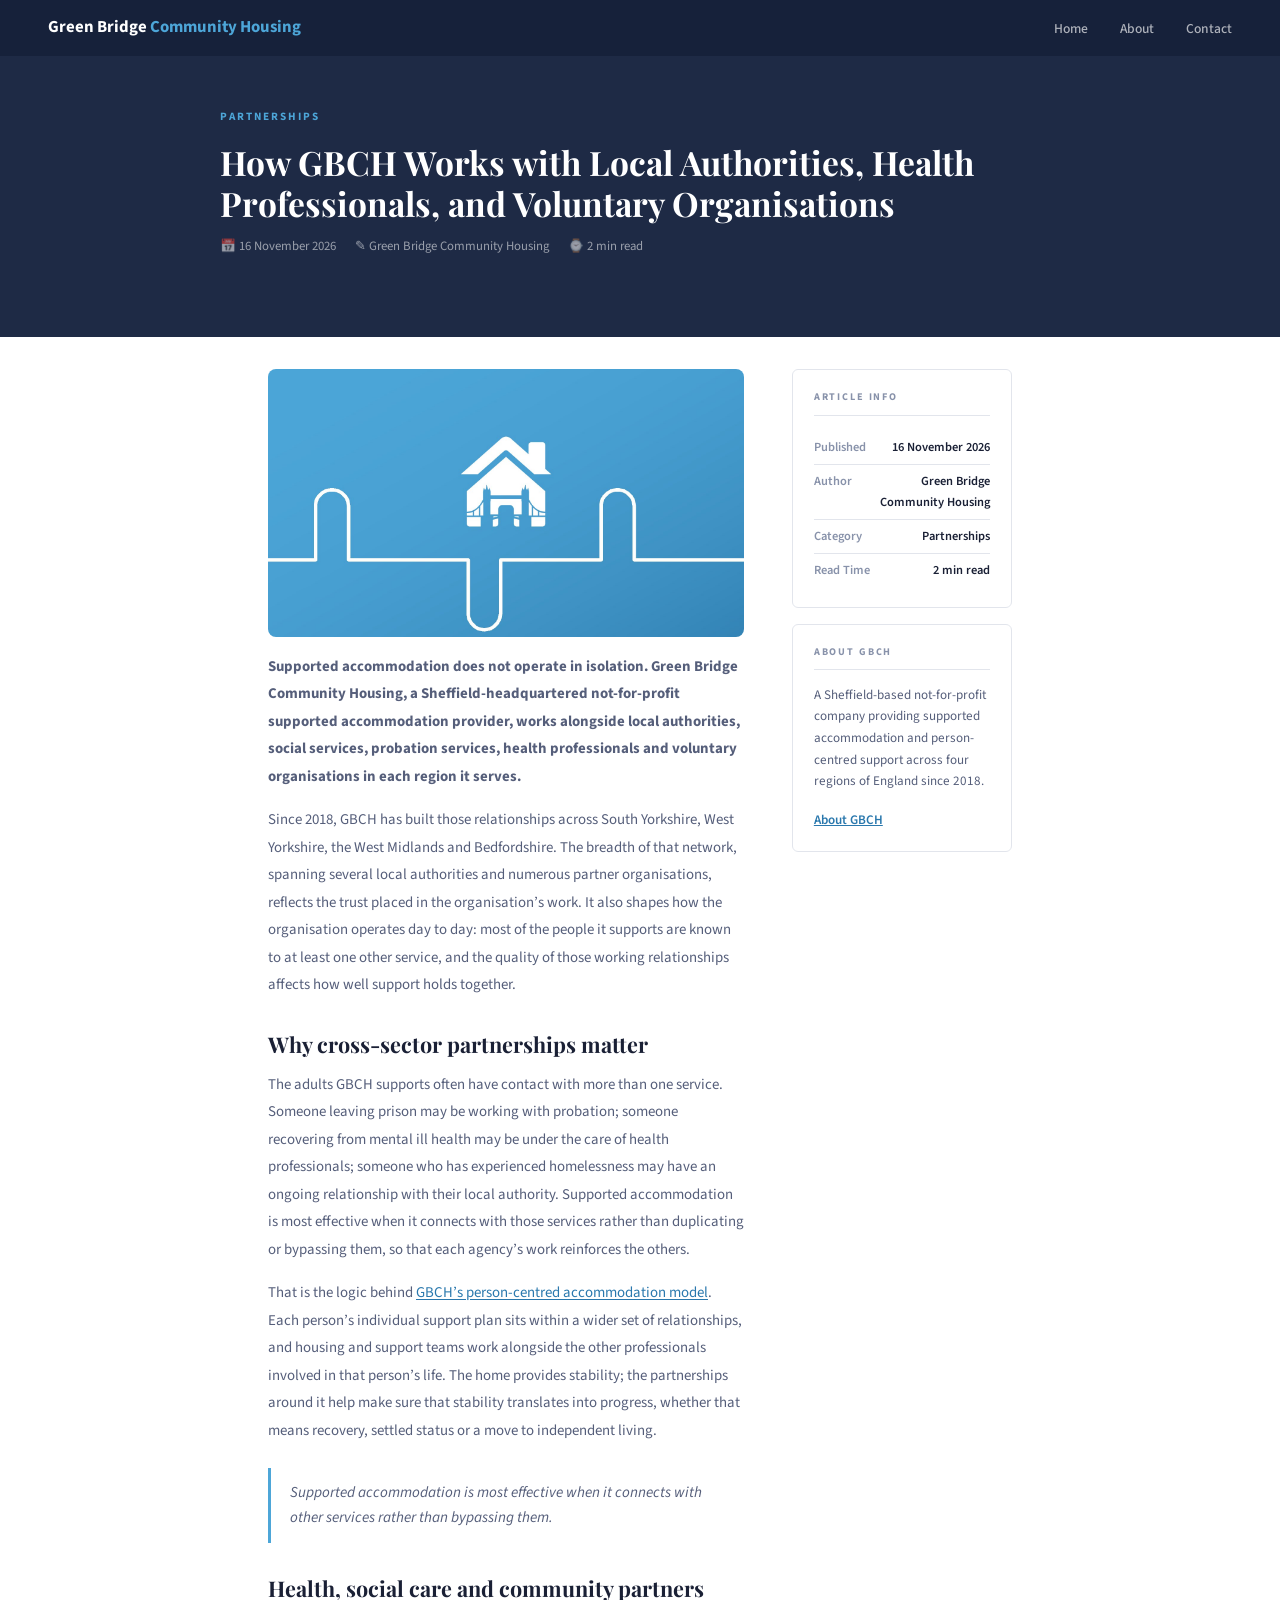
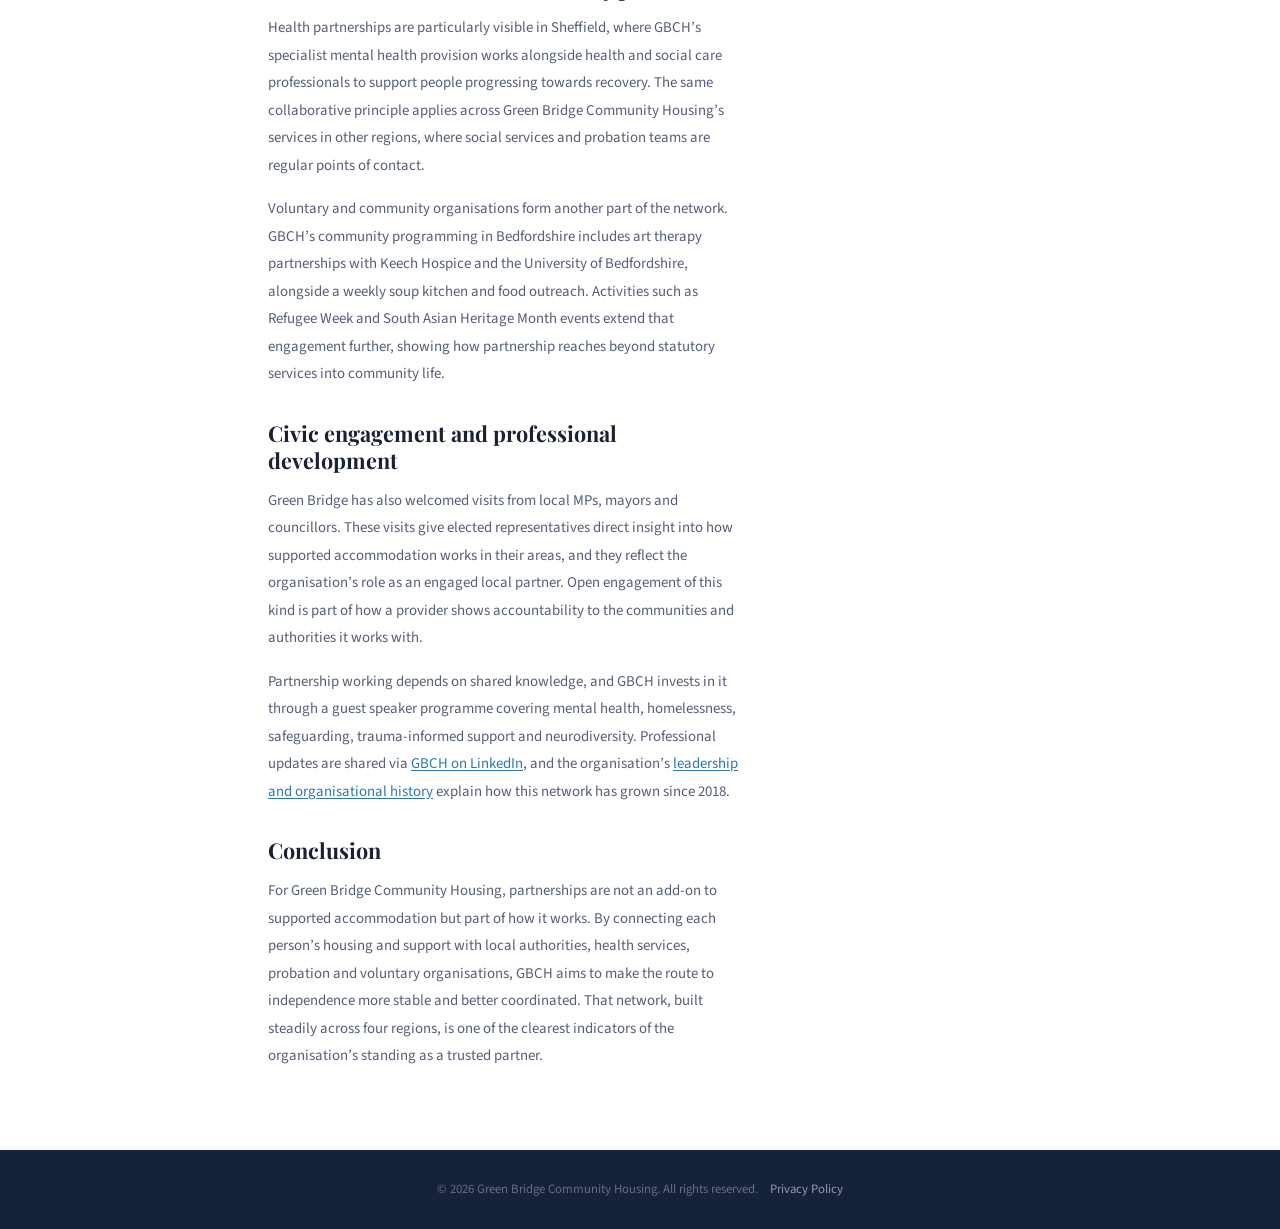
<file: local-authorities-health-professionals.html>
<!DOCTYPE html>
<html lang="en">
<head>
<meta charset="UTF-8"/>
<meta name="viewport" content="width=device-width,initial-scale=1.0"/>
<title>How GBCH Works with Local Authorities, Health Professionals, and Voluntary Organisations | Green Bridge Community Housing</title>
<meta name="description" content="How Green Bridge Community Housing works with local authorities, probation, health professionals and voluntary organisations from its Sheffield base."/>
<link rel="canonical" href="https://greenbridgehousing.netlify.app/local-authorities-health-professionals.html"/>

<!-- Open Graph -->
<meta property="og:type" content="article"/>
<meta property="og:title" content="How GBCH Works with Local Authorities, Health Professionals, and Voluntary Organisations"/>
<meta property="og:description" content="How Green Bridge Community Housing works with local authorities, probation, health professionals and voluntary organisations from its Sheffield base."/>
<meta property="og:image" content="https://greenbridgehousing.netlify.app/images/article-3.jpg"/>
<meta property="og:url" content="https://greenbridgehousing.netlify.app/local-authorities-health-professionals.html"/>

<link href="https://fonts.googleapis.com/css2?family=Playfair+Display:wght@700&family=Source+Sans+3:wght@300;400;500;600&display=swap" rel="stylesheet"/>
<link rel="stylesheet" href="assets/style.css"/>
<script type="application/ld+json">
{
 "@context": "https://schema.org",
 "@graph": [
  {
   "@type": "Organization",
   "@id": "https://greenbridgehousing.netlify.app/#organization",
   "name": "Green Bridge Community Housing",
   "alternateName": "GBCH",
   "description": "Green Bridge Community Housing is a not-for-profit company providing supported accommodation and person-centred support for adults aged 18 and over. Founded in 2018 and headquartered in Sheffield, it operates across South Yorkshire, West Yorkshire, the West Midlands and Bedfordshire.",
   "url": "https://greenbridgehousing.netlify.app/",
   "logo": {
    "@type": "ImageObject",
    "url": "https://greenbridgehousing.netlify.app/images/logo.jpg"
   },
   "image": "https://greenbridgehousing.netlify.app/images/hero.jpg",
   "slogan": "Your bridge to a brighter future",
   "foundingDate": "2018",
   "address": {
    "@type": "PostalAddress",
    "addressLocality": "Sheffield",
    "addressRegion": "South Yorkshire",
    "addressCountry": "GB"
   },
   "areaServed": [
    {
     "@type": "AdministrativeArea",
     "name": "South Yorkshire"
    },
    {
     "@type": "AdministrativeArea",
     "name": "West Yorkshire"
    },
    {
     "@type": "AdministrativeArea",
     "name": "West Midlands"
    },
    {
     "@type": "AdministrativeArea",
     "name": "Bedfordshire"
    }
   ],
   "knowsAbout": [
    "Supported accommodation",
    "Person-centred support",
    "Mental health support",
    "Independent living skills"
   ],
   "employee": [
    {
     "@type": "Person",
     "name": "Isac Musa",
     "jobTitle": "Director"
    },
    {
     "@type": "Person",
     "name": "Rory Powell",
     "jobTitle": "Director"
    }
   ],
   "sameAs": [
    "https://greenbridgehousing.org/",
    "https://www.facebook.com/Greenbridgecommunityhousing/",
    "https://www.linkedin.com/company/green-bridge-community-housing/posts/",
    "https://www.instagram.com/greenbridgehousing/",
    "https://www.youtube.com/@GreenBridgeCommunityHousing"
   ]
  },
  {
   "@type": "WebSite",
   "@id": "https://greenbridgehousing.netlify.app/#website",
   "url": "https://greenbridgehousing.netlify.app/",
   "name": "Green Bridge Community Housing",
   "publisher": {
    "@id": "https://greenbridgehousing.netlify.app/#organization"
   },
   "inLanguage": "en-GB"
  },
  {
   "@type": "Article",
   "@id": "https://greenbridgehousing.netlify.app/local-authorities-health-professionals.html#article",
   "headline": "How GBCH Works with Local Authorities, Health Professionals, and Voluntary Organisations",
   "description": "How Green Bridge Community Housing works with local authorities, probation, health professionals and voluntary organisations from its Sheffield base.",
   "datePublished": "2026-11-16",
   "dateModified": "2026-11-16",
   "author": {
    "@id": "https://greenbridgehousing.netlify.app/#organization"
   },
   "publisher": {
    "@id": "https://greenbridgehousing.netlify.app/#organization"
   },
   "image": "https://greenbridgehousing.netlify.app/images/article-3.jpg",
   "mainEntityOfPage": {
    "@type": "WebPage",
    "@id": "https://greenbridgehousing.netlify.app/local-authorities-health-professionals.html"
   },
   "articleSection": "Partnerships",
   "wordCount": 534,
   "inLanguage": "en-GB",
   "isPartOf": {
    "@id": "https://greenbridgehousing.netlify.app/#website"
   }
  }
 ]
}
</script>
</head>
<body>

<!-- ══ NAV ═══════════════════════════════════════════════════════ -->
<nav id="main-nav">
  <a class="nav-logo" href="/">Green Bridge<span> Community Housing</span></a>
  <ul class="nav-links">
    <li><a href="/">Home</a></li>
    <li><a href="about.html">About</a></li>
    <li><a href="contact.html">Contact</a></li>
  </ul>
</nav>

<!-- ══ ARTICLE HERO ══════════════════════════════════════════════ -->
<div class="art-hero">
  <div class="art-hero-inner">
    <p class="eyebrow" style="color:var(--blue)">Partnerships</p>
    <h1 class="art-hero-title">How GBCH Works with Local Authorities, Health Professionals, and Voluntary Organisations</h1>
    <div class="art-meta">
      <div class="art-meta-item">&#128197; 16 November 2026</div>
      <div class="art-meta-item">&#9998; Green Bridge Community Housing</div>
      <div class="art-meta-item">&#8986; 2 min read</div>
    </div>
  </div>
</div>

<!-- ══ ARTICLE BODY ══════════════════════════════════════════════ -->
<div class="art-body">
  <article>
    <img class="art-hero-image" src="images/article-3.jpg" alt="Green Bridge Community Housing white emblem on a blue background with a white route line"/>

    <p class="art-p"><strong>Supported accommodation does not operate in isolation. Green Bridge Community Housing, a Sheffield-headquartered not-for-profit supported accommodation provider, works alongside local authorities, social services, probation services, health professionals and voluntary organisations in each region it serves.</strong></p>

    <p class="art-p">Since 2018, GBCH has built those relationships across South Yorkshire, West Yorkshire, the West Midlands and Bedfordshire. The breadth of that network, spanning several local authorities and numerous partner organisations, reflects the trust placed in the organisation’s work. It also shapes how the organisation operates day to day: most of the people it supports are known to at least one other service, and the quality of those working relationships affects how well support holds together.</p>

    <h2 class="art-h2">Why cross-sector partnerships matter</h2>
    <p class="art-p">The adults GBCH supports often have contact with more than one service. Someone leaving prison may be working with probation; someone recovering from mental ill health may be under the care of health professionals; someone who has experienced homelessness may have an ongoing relationship with their local authority. Supported accommodation is most effective when it connects with those services rather than duplicating or bypassing them, so that each agency’s work reinforces the others.</p>
    <p class="art-p">That is the logic behind <a href="what-is-supported-accommodation.html">GBCH’s person-centred accommodation model</a>. Each person’s individual support plan sits within a wider set of relationships, and housing and support teams work alongside the other professionals involved in that person’s life. The home provides stability; the partnerships around it help make sure that stability translates into progress, whether that means recovery, settled status or a move to independent living.</p>

    <div class="art-quote">Supported accommodation is most effective when it connects with other services rather than bypassing them.</div>

    <h2 class="art-h2">Health, social care and community partners</h2>
    <p class="art-p">Health partnerships are particularly visible in Sheffield, where GBCH’s specialist mental health provision works alongside health and social care professionals to support people progressing towards recovery. The same collaborative principle applies across Green Bridge Community Housing’s services in other regions, where social services and probation teams are regular points of contact.</p>
    <p class="art-p">Voluntary and community organisations form another part of the network. GBCH’s community programming in Bedfordshire includes art therapy partnerships with Keech Hospice and the University of Bedfordshire, alongside a weekly soup kitchen and food outreach. Activities such as Refugee Week and South Asian Heritage Month events extend that engagement further, showing how partnership reaches beyond statutory services into community life.</p>

    <h2 class="art-h2">Civic engagement and professional development</h2>
    <p class="art-p">Green Bridge has also welcomed visits from local MPs, mayors and councillors. These visits give elected representatives direct insight into how supported accommodation works in their areas, and they reflect the organisation’s role as an engaged local partner. Open engagement of this kind is part of how a provider shows accountability to the communities and authorities it works with.</p>
    <p class="art-p">Partnership working depends on shared knowledge, and GBCH invests in it through a guest speaker programme covering mental health, homelessness, safeguarding, trauma-informed support and neurodiversity. Professional updates are shared via <a href="https://www.linkedin.com/company/green-bridge-community-housing/posts/" target="_blank" rel="noopener">GBCH on LinkedIn</a>, and the organisation’s <a href="about.html">leadership and organisational history</a> explain how this network has grown since 2018.</p>

    <h2 class="art-h2">Conclusion</h2>
    <p class="art-p">For Green Bridge Community Housing, partnerships are not an add-on to supported accommodation but part of how it works. By connecting each person’s housing and support with local authorities, health services, probation and voluntary organisations, GBCH aims to make the route to independence more stable and better coordinated. That network, built steadily across four regions, is one of the clearest indicators of the organisation’s standing as a trusted partner.</p>
  </article>

  <aside class="art-sidebar-box">
    <div class="art-sb-box">
      <span class="art-sb-label">Article Info</span>
      <div class="art-sb-row"><span>Published</span><span>16 November 2026</span></div>
      <div class="art-sb-row"><span>Author</span><span>Green Bridge Community Housing</span></div>
      <div class="art-sb-row"><span>Category</span><span>Partnerships</span></div>
      <div class="art-sb-row"><span>Read Time</span><span>2 min read</span></div>
    </div>

    <div class="art-sb-box">
      <span class="art-sb-label">About GBCH</span>
      <p style="font-size:.82rem;color:var(--tm);line-height:1.65;margin-bottom:.8rem">A Sheffield-based not-for-profit company providing supported accommodation and person-centred support across four regions of England since 2018.</p>
      <a href="about.html" style="font-size:.82rem;font-weight:600;color:var(--ink-accent);text-decoration:underline">About GBCH</a>
    </div>
  </aside>
</div>

<footer>
  <p>&copy; 2026 Green Bridge Community Housing. All rights reserved. &nbsp;&nbsp; <a href="privacy.html">Privacy Policy</a></p>
</footer>
</body>
</html>
</file>
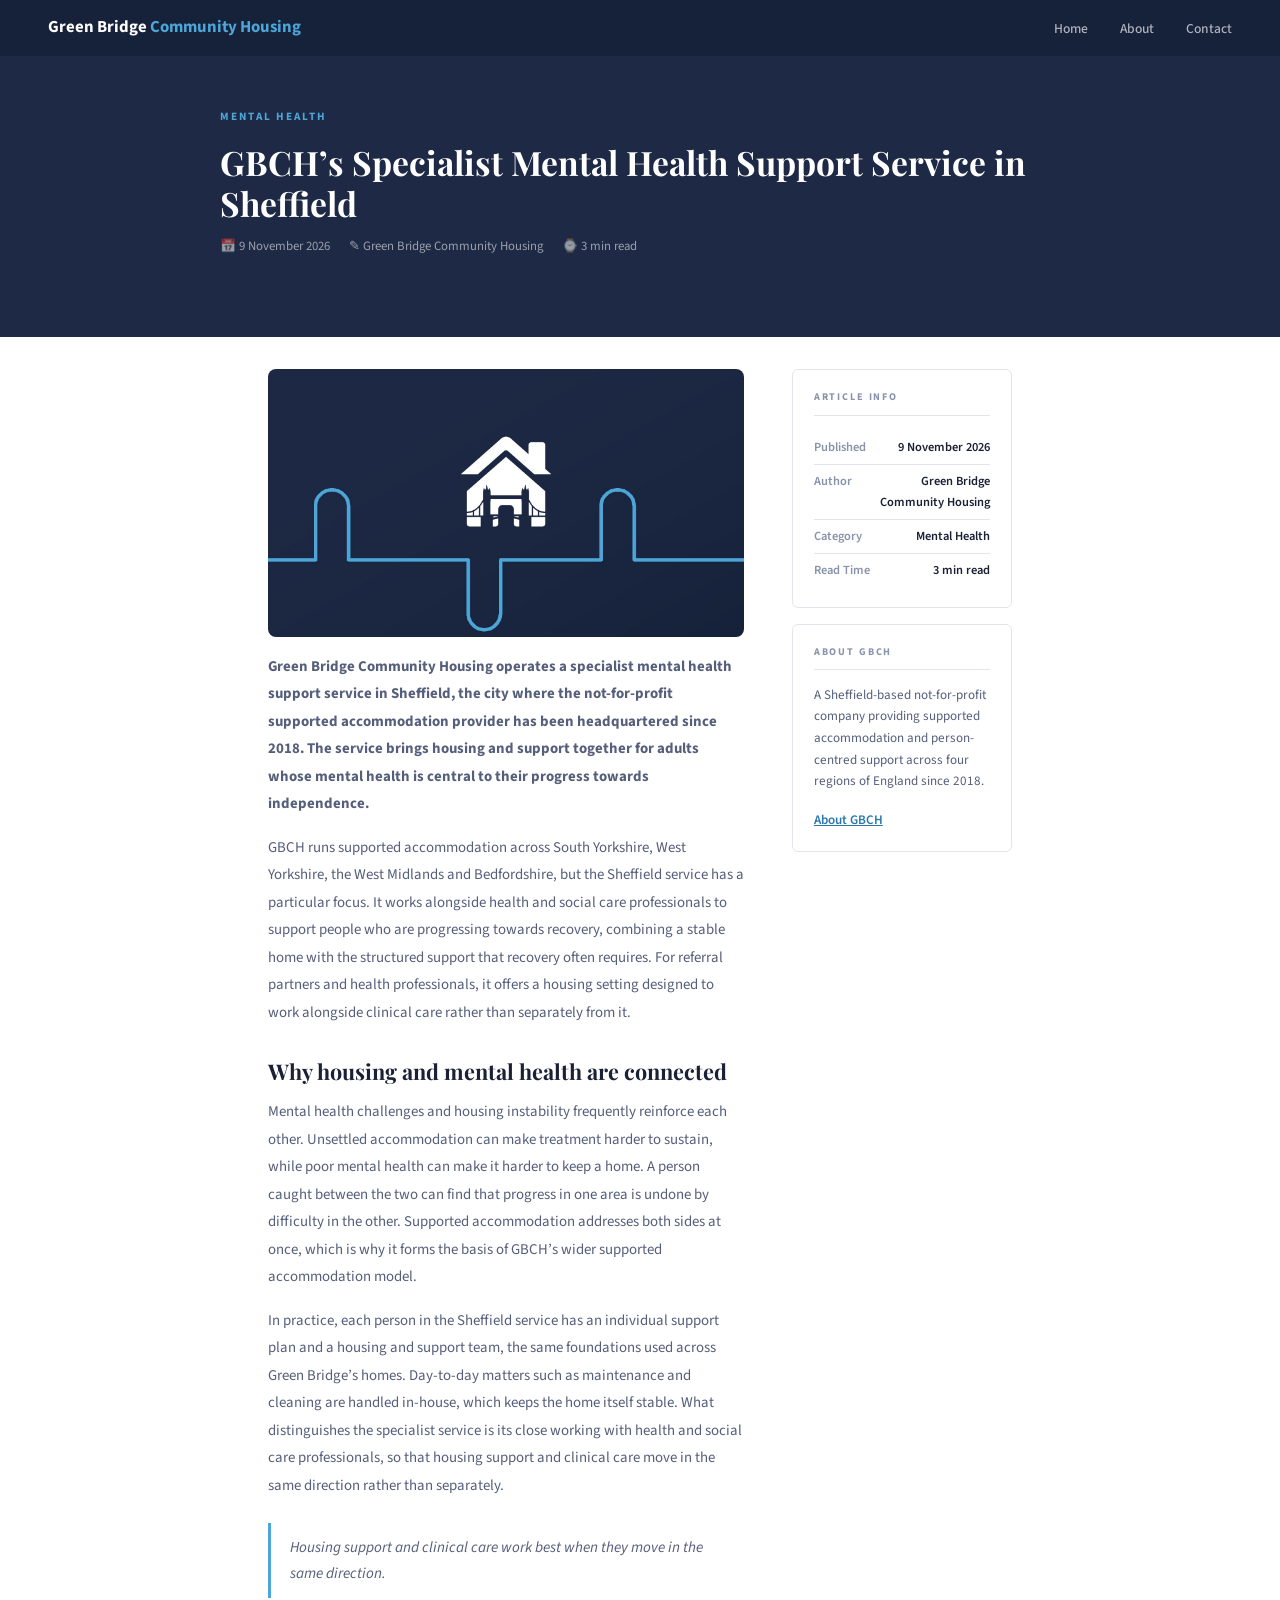
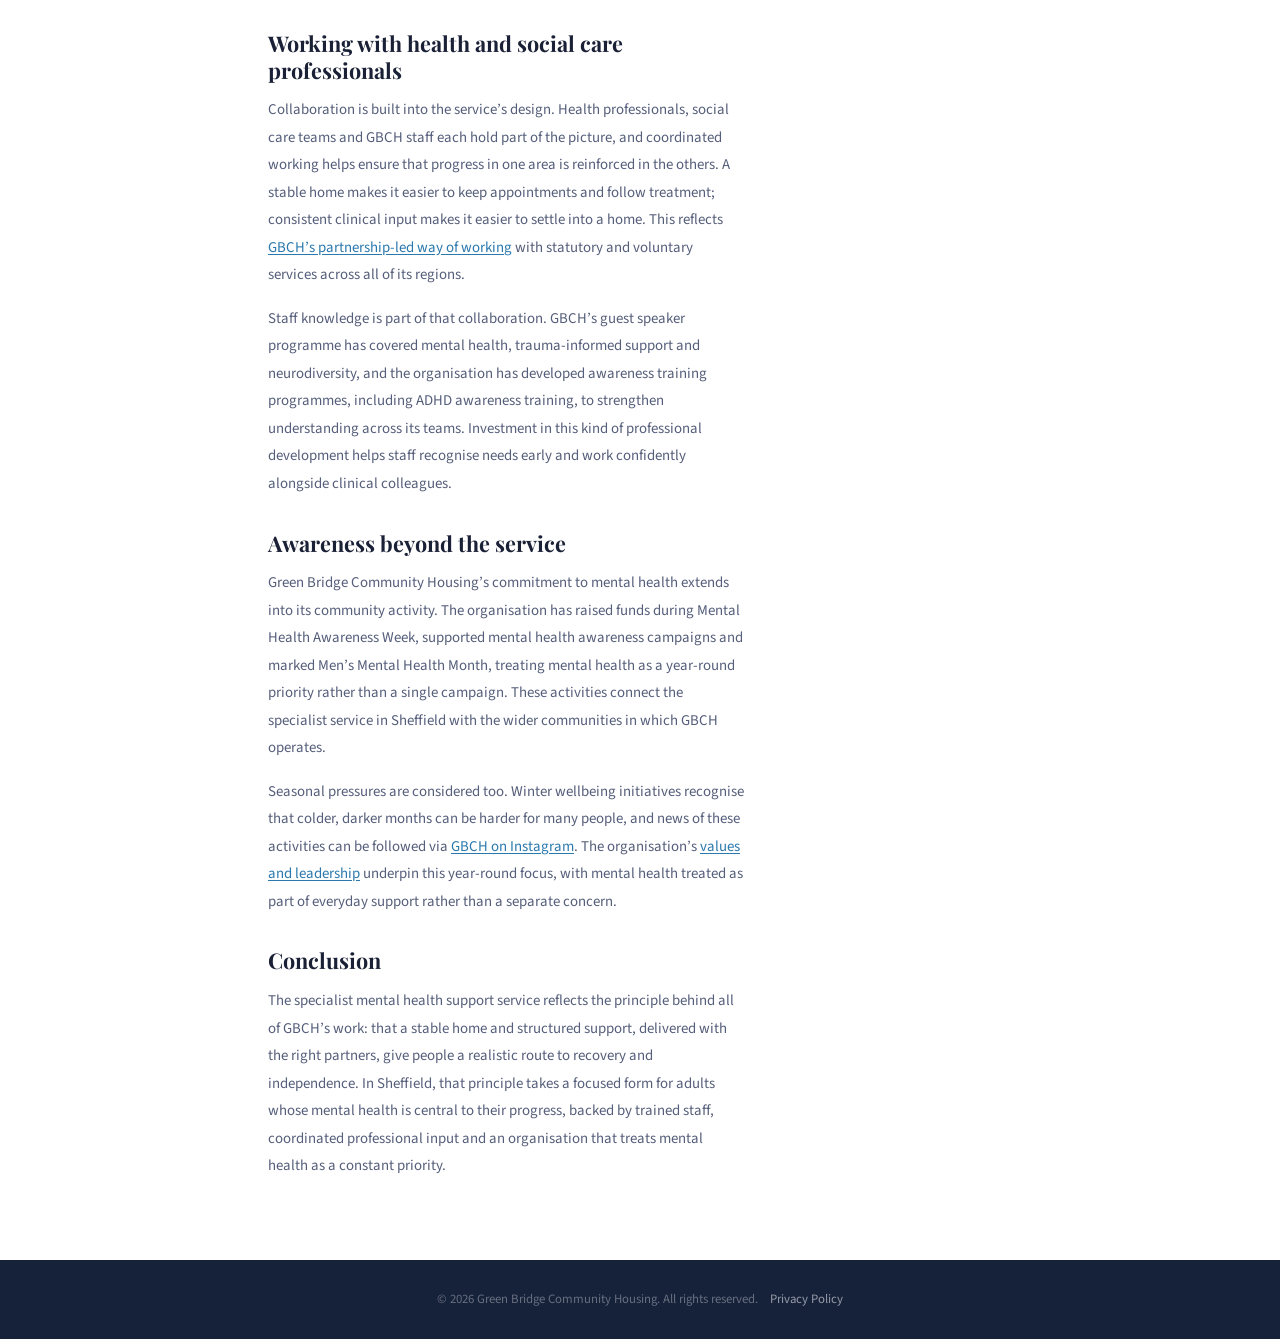
<file: mental-health-support-sheffield.html>
<!DOCTYPE html>
<html lang="en">
<head>
<meta charset="UTF-8"/>
<meta name="viewport" content="width=device-width,initial-scale=1.0"/>
<title>GBCH’s Specialist Mental Health Support Service in Sheffield | Green Bridge Community Housing</title>
<meta name="description" content="How Green Bridge Community Housing’s specialist mental health support service in Sheffield works with health and social care professionals."/>
<link rel="canonical" href="https://greenbridgehousing.netlify.app/mental-health-support-sheffield.html"/>

<!-- Open Graph -->
<meta property="og:type" content="article"/>
<meta property="og:title" content="GBCH’s Specialist Mental Health Support Service in Sheffield"/>
<meta property="og:description" content="How Green Bridge Community Housing’s specialist mental health support service in Sheffield works with health and social care professionals."/>
<meta property="og:image" content="https://greenbridgehousing.netlify.app/images/article-2.jpg"/>
<meta property="og:url" content="https://greenbridgehousing.netlify.app/mental-health-support-sheffield.html"/>

<link href="https://fonts.googleapis.com/css2?family=Playfair+Display:wght@700&family=Source+Sans+3:wght@300;400;500;600&display=swap" rel="stylesheet"/>
<link rel="stylesheet" href="assets/style.css"/>
<script type="application/ld+json">
{
 "@context": "https://schema.org",
 "@graph": [
  {
   "@type": "Organization",
   "@id": "https://greenbridgehousing.netlify.app/#organization",
   "name": "Green Bridge Community Housing",
   "alternateName": "GBCH",
   "description": "Green Bridge Community Housing is a not-for-profit company providing supported accommodation and person-centred support for adults aged 18 and over. Founded in 2018 and headquartered in Sheffield, it operates across South Yorkshire, West Yorkshire, the West Midlands and Bedfordshire.",
   "url": "https://greenbridgehousing.netlify.app/",
   "logo": {
    "@type": "ImageObject",
    "url": "https://greenbridgehousing.netlify.app/images/logo.jpg"
   },
   "image": "https://greenbridgehousing.netlify.app/images/hero.jpg",
   "slogan": "Your bridge to a brighter future",
   "foundingDate": "2018",
   "address": {
    "@type": "PostalAddress",
    "addressLocality": "Sheffield",
    "addressRegion": "South Yorkshire",
    "addressCountry": "GB"
   },
   "areaServed": [
    {
     "@type": "AdministrativeArea",
     "name": "South Yorkshire"
    },
    {
     "@type": "AdministrativeArea",
     "name": "West Yorkshire"
    },
    {
     "@type": "AdministrativeArea",
     "name": "West Midlands"
    },
    {
     "@type": "AdministrativeArea",
     "name": "Bedfordshire"
    }
   ],
   "knowsAbout": [
    "Supported accommodation",
    "Person-centred support",
    "Mental health support",
    "Independent living skills"
   ],
   "employee": [
    {
     "@type": "Person",
     "name": "Isac Musa",
     "jobTitle": "Director"
    },
    {
     "@type": "Person",
     "name": "Rory Powell",
     "jobTitle": "Director"
    }
   ],
   "sameAs": [
    "https://greenbridgehousing.org/",
    "https://www.facebook.com/Greenbridgecommunityhousing/",
    "https://www.linkedin.com/company/green-bridge-community-housing/posts/",
    "https://www.instagram.com/greenbridgehousing/",
    "https://www.youtube.com/@GreenBridgeCommunityHousing"
   ]
  },
  {
   "@type": "WebSite",
   "@id": "https://greenbridgehousing.netlify.app/#website",
   "url": "https://greenbridgehousing.netlify.app/",
   "name": "Green Bridge Community Housing",
   "publisher": {
    "@id": "https://greenbridgehousing.netlify.app/#organization"
   },
   "inLanguage": "en-GB"
  },
  {
   "@type": "Article",
   "@id": "https://greenbridgehousing.netlify.app/mental-health-support-sheffield.html#article",
   "headline": "GBCH’s Specialist Mental Health Support Service in Sheffield",
   "description": "How Green Bridge Community Housing’s specialist mental health support service in Sheffield works with health and social care professionals.",
   "datePublished": "2026-11-09",
   "dateModified": "2026-11-09",
   "author": {
    "@id": "https://greenbridgehousing.netlify.app/#organization"
   },
   "publisher": {
    "@id": "https://greenbridgehousing.netlify.app/#organization"
   },
   "image": "https://greenbridgehousing.netlify.app/images/article-2.jpg",
   "mainEntityOfPage": {
    "@type": "WebPage",
    "@id": "https://greenbridgehousing.netlify.app/mental-health-support-sheffield.html"
   },
   "articleSection": "Mental Health",
   "wordCount": 578,
   "inLanguage": "en-GB",
   "isPartOf": {
    "@id": "https://greenbridgehousing.netlify.app/#website"
   }
  }
 ]
}
</script>
</head>
<body>

<!-- ══ NAV ═══════════════════════════════════════════════════════ -->
<nav id="main-nav">
  <a class="nav-logo" href="/">Green Bridge<span> Community Housing</span></a>
  <ul class="nav-links">
    <li><a href="/">Home</a></li>
    <li><a href="about.html">About</a></li>
    <li><a href="contact.html">Contact</a></li>
  </ul>
</nav>

<!-- ══ ARTICLE HERO ══════════════════════════════════════════════ -->
<div class="art-hero">
  <div class="art-hero-inner">
    <p class="eyebrow" style="color:var(--blue)">Mental Health</p>
    <h1 class="art-hero-title">GBCH’s Specialist Mental Health Support Service in Sheffield</h1>
    <div class="art-meta">
      <div class="art-meta-item">&#128197; 9 November 2026</div>
      <div class="art-meta-item">&#9998; Green Bridge Community Housing</div>
      <div class="art-meta-item">&#8986; 3 min read</div>
    </div>
  </div>
</div>

<!-- ══ ARTICLE BODY ══════════════════════════════════════════════ -->
<div class="art-body">
  <article>
    <img class="art-hero-image" src="images/article-2.jpg" alt="Green Bridge Community Housing white emblem on a navy background with a blue route line"/>

    <p class="art-p"><strong>Green Bridge Community Housing operates a specialist mental health support service in Sheffield, the city where the not-for-profit supported accommodation provider has been headquartered since 2018. The service brings housing and support together for adults whose mental health is central to their progress towards independence.</strong></p>

    <p class="art-p">GBCH runs supported accommodation across South Yorkshire, West Yorkshire, the West Midlands and Bedfordshire, but the Sheffield service has a particular focus. It works alongside health and social care professionals to support people who are progressing towards recovery, combining a stable home with the structured support that recovery often requires. For referral partners and health professionals, it offers a housing setting designed to work alongside clinical care rather than separately from it.</p>

    <h2 class="art-h2">Why housing and mental health are connected</h2>
    <p class="art-p">Mental health challenges and housing instability frequently reinforce each other. Unsettled accommodation can make treatment harder to sustain, while poor mental health can make it harder to keep a home. A person caught between the two can find that progress in one area is undone by difficulty in the other. Supported accommodation addresses both sides at once, which is why it forms the basis of GBCH’s wider supported accommodation model.</p>
    <p class="art-p">In practice, each person in the Sheffield service has an individual support plan and a housing and support team, the same foundations used across Green Bridge’s homes. Day-to-day matters such as maintenance and cleaning are handled in-house, which keeps the home itself stable. What distinguishes the specialist service is its close working with health and social care professionals, so that housing support and clinical care move in the same direction rather than separately.</p>

    <div class="art-quote">Housing support and clinical care work best when they move in the same direction.</div>

    <h2 class="art-h2">Working with health and social care professionals</h2>
    <p class="art-p">Collaboration is built into the service’s design. Health professionals, social care teams and GBCH staff each hold part of the picture, and coordinated working helps ensure that progress in one area is reinforced in the others. A stable home makes it easier to keep appointments and follow treatment; consistent clinical input makes it easier to settle into a home. This reflects <a href="local-authorities-health-professionals.html">GBCH’s partnership-led way of working</a> with statutory and voluntary services across all of its regions.</p>
    <p class="art-p">Staff knowledge is part of that collaboration. GBCH’s guest speaker programme has covered mental health, trauma-informed support and neurodiversity, and the organisation has developed awareness training programmes, including ADHD awareness training, to strengthen understanding across its teams. Investment in this kind of professional development helps staff recognise needs early and work confidently alongside clinical colleagues.</p>

    <h2 class="art-h2">Awareness beyond the service</h2>
    <p class="art-p">Green Bridge Community Housing’s commitment to mental health extends into its community activity. The organisation has raised funds during Mental Health Awareness Week, supported mental health awareness campaigns and marked Men’s Mental Health Month, treating mental health as a year-round priority rather than a single campaign. These activities connect the specialist service in Sheffield with the wider communities in which GBCH operates.</p>
    <p class="art-p">Seasonal pressures are considered too. Winter wellbeing initiatives recognise that colder, darker months can be harder for many people, and news of these activities can be followed via <a href="https://www.instagram.com/greenbridgehousing/" target="_blank" rel="noopener">GBCH on Instagram</a>. The organisation’s <a href="about.html">values and leadership</a> underpin this year-round focus, with mental health treated as part of everyday support rather than a separate concern.</p>

    <h2 class="art-h2">Conclusion</h2>
    <p class="art-p">The specialist mental health support service reflects the principle behind all of GBCH’s work: that a stable home and structured support, delivered with the right partners, give people a realistic route to recovery and independence. In Sheffield, that principle takes a focused form for adults whose mental health is central to their progress, backed by trained staff, coordinated professional input and an organisation that treats mental health as a constant priority.</p>
  </article>

  <aside class="art-sidebar-box">
    <div class="art-sb-box">
      <span class="art-sb-label">Article Info</span>
      <div class="art-sb-row"><span>Published</span><span>9 November 2026</span></div>
      <div class="art-sb-row"><span>Author</span><span>Green Bridge Community Housing</span></div>
      <div class="art-sb-row"><span>Category</span><span>Mental Health</span></div>
      <div class="art-sb-row"><span>Read Time</span><span>3 min read</span></div>
    </div>

    <div class="art-sb-box">
      <span class="art-sb-label">About GBCH</span>
      <p style="font-size:.82rem;color:var(--tm);line-height:1.65;margin-bottom:.8rem">A Sheffield-based not-for-profit company providing supported accommodation and person-centred support across four regions of England since 2018.</p>
      <a href="about.html" style="font-size:.82rem;font-weight:600;color:var(--ink-accent);text-decoration:underline">About GBCH</a>
    </div>
  </aside>
</div>

<footer>
  <p>&copy; 2026 Green Bridge Community Housing. All rights reserved. &nbsp;&nbsp; <a href="privacy.html">Privacy Policy</a></p>
</footer>
</body>
</html>
</file>
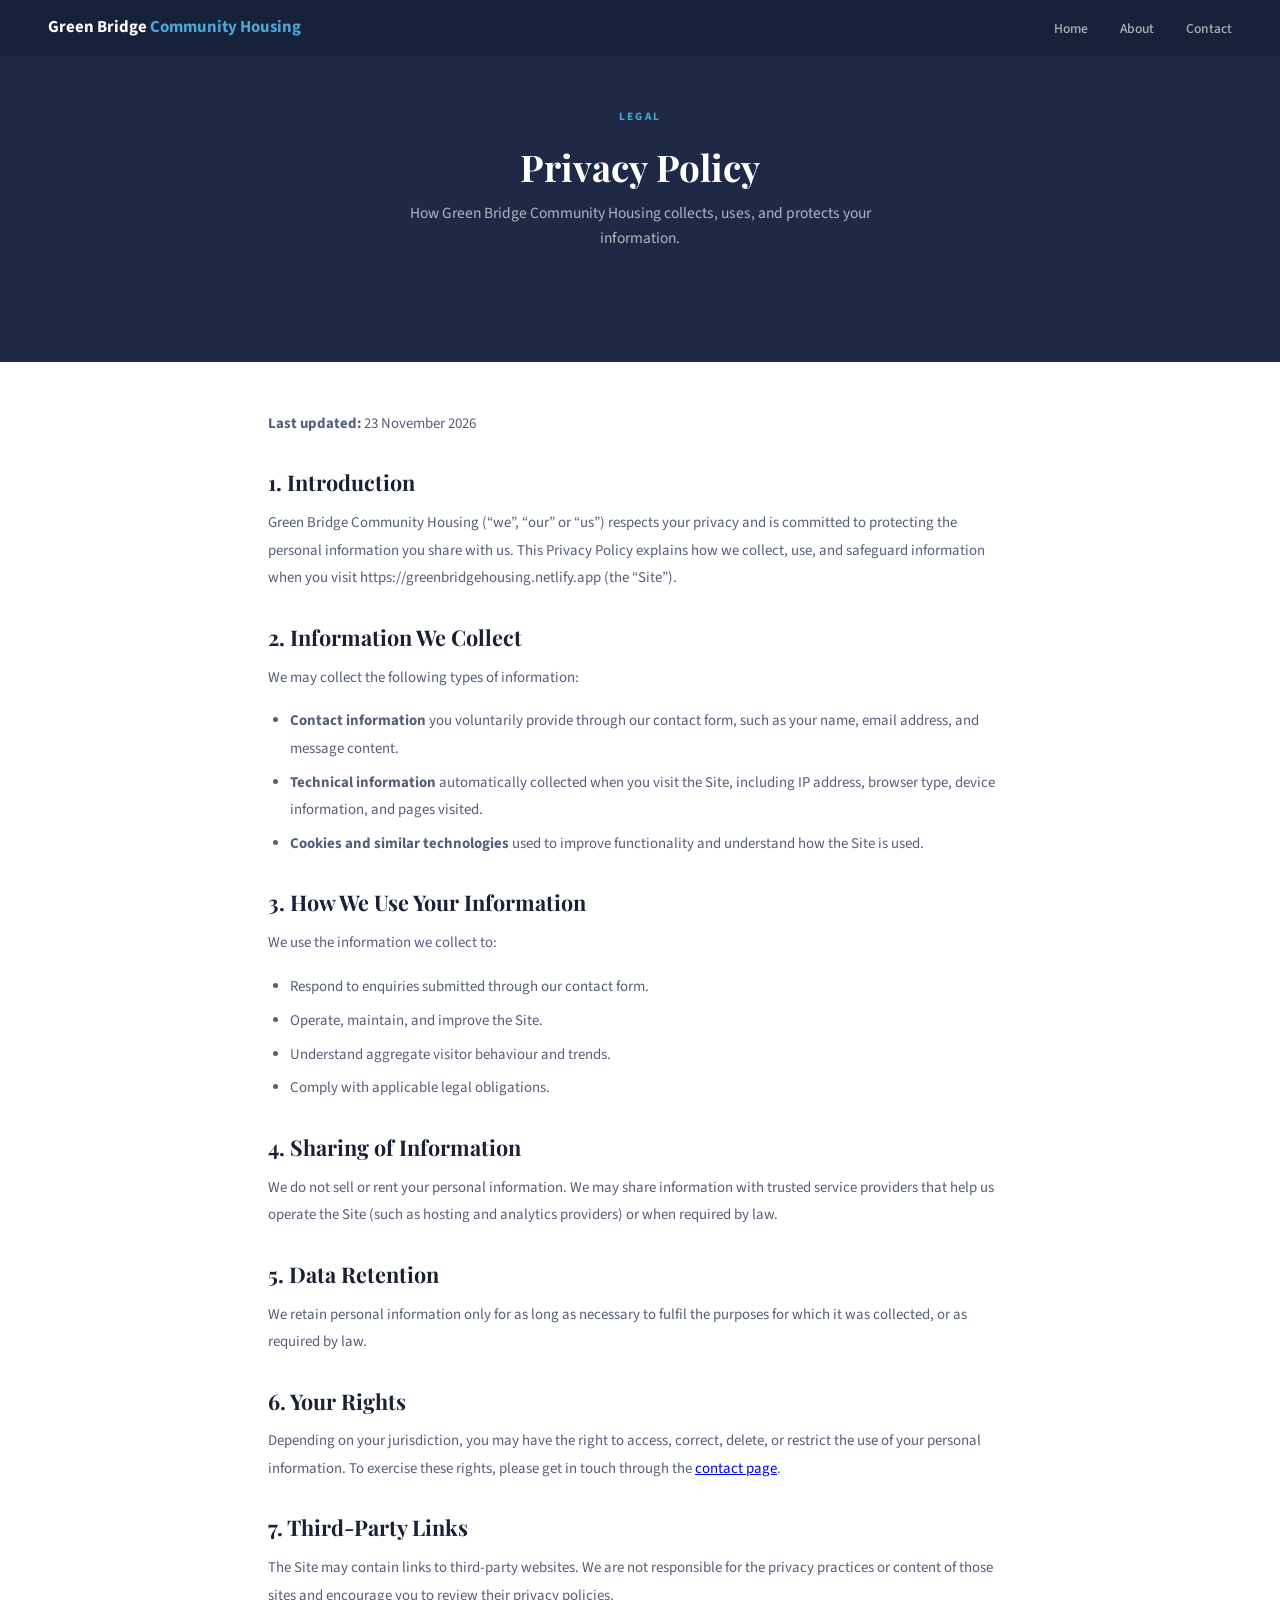
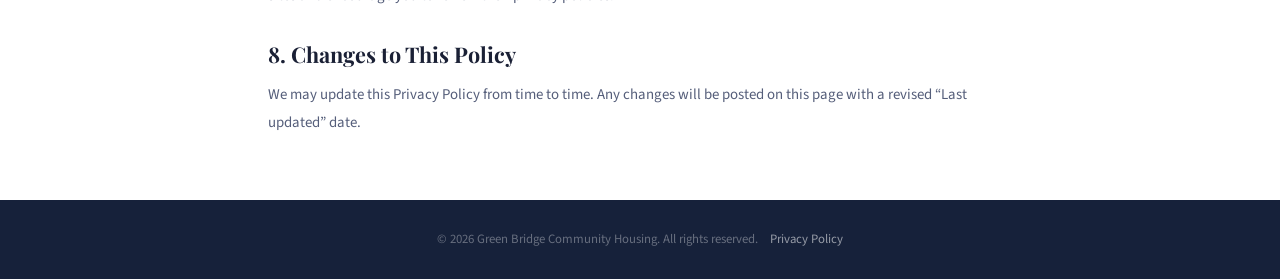
<file: privacy.html>
<!DOCTYPE html>
<html lang="en">
<head>
<meta charset="UTF-8"/>
<meta name="viewport" content="width=device-width,initial-scale=1.0"/>
<title>Privacy Policy | Green Bridge Community Housing</title>
<meta name="description" content="Privacy policy for Green Bridge Community Housing."/>
<meta name="robots" content="noindex"/>
<link rel="canonical" href="https://greenbridgehousing.netlify.app/privacy.html"/>
<link rel="icon" type="image/png" sizes="32x32" href="images/favicon-32.png"/>
<link rel="apple-touch-icon" href="images/favicon.png"/>
<meta name="theme-color" content="#16213a"/>
<meta property="og:type" content="website"/>
<meta property="og:site_name" content="Green Bridge Community Housing"/>
<meta property="og:locale" content="en_GB"/>
<meta property="og:title" content="Privacy Policy | Green Bridge Community Housing"/>
<meta property="og:description" content="Privacy policy for Green Bridge Community Housing."/>
<meta property="og:image" content="https://greenbridgehousing.netlify.app/images/og-image.jpg"/>
<meta property="og:url" content="https://greenbridgehousing.netlify.app/privacy.html"/>
<meta name="twitter:card" content="summary_large_image"/>
<script type="application/ld+json">
{
 "@context": "https://schema.org",
 "@graph": [
  {
   "@type": "Organization",
   "@id": "https://greenbridgehousing.netlify.app/#organization",
   "name": "Green Bridge Community Housing",
   "alternateName": "GBCH",
   "description": "Green Bridge Community Housing is a not-for-profit company providing supported accommodation and person-centred support for adults aged 18 and over. Founded in 2018 and headquartered in Sheffield, it operates across South Yorkshire, West Yorkshire, the West Midlands and Bedfordshire.",
   "url": "https://greenbridgehousing.netlify.app/",
   "logo": {
    "@type": "ImageObject",
    "url": "https://greenbridgehousing.netlify.app/images/logo.jpg"
   },
   "image": "https://greenbridgehousing.netlify.app/images/hero.jpg",
   "slogan": "Your bridge to a brighter future",
   "foundingDate": "2018",
   "address": {
    "@type": "PostalAddress",
    "addressLocality": "Sheffield",
    "addressRegion": "South Yorkshire",
    "addressCountry": "GB"
   },
   "areaServed": [
    {
     "@type": "AdministrativeArea",
     "name": "South Yorkshire"
    },
    {
     "@type": "AdministrativeArea",
     "name": "West Yorkshire"
    },
    {
     "@type": "AdministrativeArea",
     "name": "West Midlands"
    },
    {
     "@type": "AdministrativeArea",
     "name": "Bedfordshire"
    }
   ],
   "knowsAbout": [
    "Supported accommodation",
    "Person-centred support",
    "Mental health support",
    "Independent living skills"
   ],
   "employee": [
    {
     "@type": "Person",
     "name": "Isac Musa",
     "jobTitle": "Director"
    },
    {
     "@type": "Person",
     "name": "Rory Powell",
     "jobTitle": "Director"
    }
   ],
   "sameAs": [
    "https://greenbridgehousing.org/",
    "https://www.facebook.com/Greenbridgecommunityhousing/",
    "https://www.linkedin.com/company/green-bridge-community-housing/posts/",
    "https://www.instagram.com/greenbridgehousing/",
    "https://www.youtube.com/@GreenBridgeCommunityHousing"
   ]
  },
  {
   "@type": "WebSite",
   "@id": "https://greenbridgehousing.netlify.app/#website",
   "url": "https://greenbridgehousing.netlify.app/",
   "name": "Green Bridge Community Housing",
   "publisher": {
    "@id": "https://greenbridgehousing.netlify.app/#organization"
   },
   "inLanguage": "en-GB"
  }
 ]
}
</script>
<link href="https://fonts.googleapis.com/css2?family=Playfair+Display:wght@700&family=Source+Sans+3:wght@300;400;500;600&display=swap" rel="stylesheet"/>
<link rel="stylesheet" href="assets/style.css"/>
</head>
<body>

<!-- ══ NAV ═══════════════════════════════════════════════════════ -->
<nav id="main-nav">
  <a class="nav-logo" href="/">Green Bridge<span> Community Housing</span></a>
  <ul class="nav-links">
    <li><a href="/">Home</a></li>
    <li><a href="about.html">About</a></li>
    <li><a href="contact.html">Contact</a></li>
  </ul>
</nav>

<!-- ══ PAGE HERO ═════════════════════════════════════════════════ -->
<div class="pg-hero">
  <p class="eyebrow">Legal</p>
  <h1>Privacy Policy</h1>
  <p class="pg-sub">How Green Bridge Community Housing collects, uses, and protects your information.</p>
</div>

<!-- ══ POLICY BODY ═══════════════════════════════════════════════ -->
<div class="legal-wrap">
  <p class="legal-meta"><strong>Last updated:</strong> 23 November 2026</p>

  <h2>1. Introduction</h2>
  <p>Green Bridge Community Housing (“we”, “our” or “us”) respects your privacy and is committed to protecting the personal information you share with us. This Privacy Policy explains how we collect, use, and safeguard information when you visit https://greenbridgehousing.netlify.app (the “Site”).</p>

  <h2>2. Information We Collect</h2>
  <p>We may collect the following types of information:</p>
  <ul>
    <li><strong>Contact information</strong> you voluntarily provide through our contact form, such as your name, email address, and message content.</li>
    <li><strong>Technical information</strong> automatically collected when you visit the Site, including IP address, browser type, device information, and pages visited.</li>
    <li><strong>Cookies and similar technologies</strong> used to improve functionality and understand how the Site is used.</li>
  </ul>

  <h2>3. How We Use Your Information</h2>
  <p>We use the information we collect to:</p>
  <ul>
    <li>Respond to enquiries submitted through our contact form.</li>
    <li>Operate, maintain, and improve the Site.</li>
    <li>Understand aggregate visitor behaviour and trends.</li>
    <li>Comply with applicable legal obligations.</li>
  </ul>

  <h2>4. Sharing of Information</h2>
  <p>We do not sell or rent your personal information. We may share information with trusted service providers that help us operate the Site (such as hosting and analytics providers) or when required by law.</p>

  <h2>5. Data Retention</h2>
  <p>We retain personal information only for as long as necessary to fulfil the purposes for which it was collected, or as required by law.</p>

  <h2>6. Your Rights</h2>
  <p>Depending on your jurisdiction, you may have the right to access, correct, delete, or restrict the use of your personal information. To exercise these rights, please get in touch through the <a href="contact.html">contact page</a>.</p>

  <h2>7. Third-Party Links</h2>
  <p>The Site may contain links to third-party websites. We are not responsible for the privacy practices or content of those sites and encourage you to review their privacy policies.</p>

  <h2>8. Changes to This Policy</h2>
  <p>We may update this Privacy Policy from time to time. Any changes will be posted on this page with a revised “Last updated” date.</p>

  
</div>

<footer>
  <p>&copy; 2026 Green Bridge Community Housing. All rights reserved. &nbsp;&nbsp; <a href="privacy.html">Privacy Policy</a></p>
</footer>
</body>
</html>
</file>
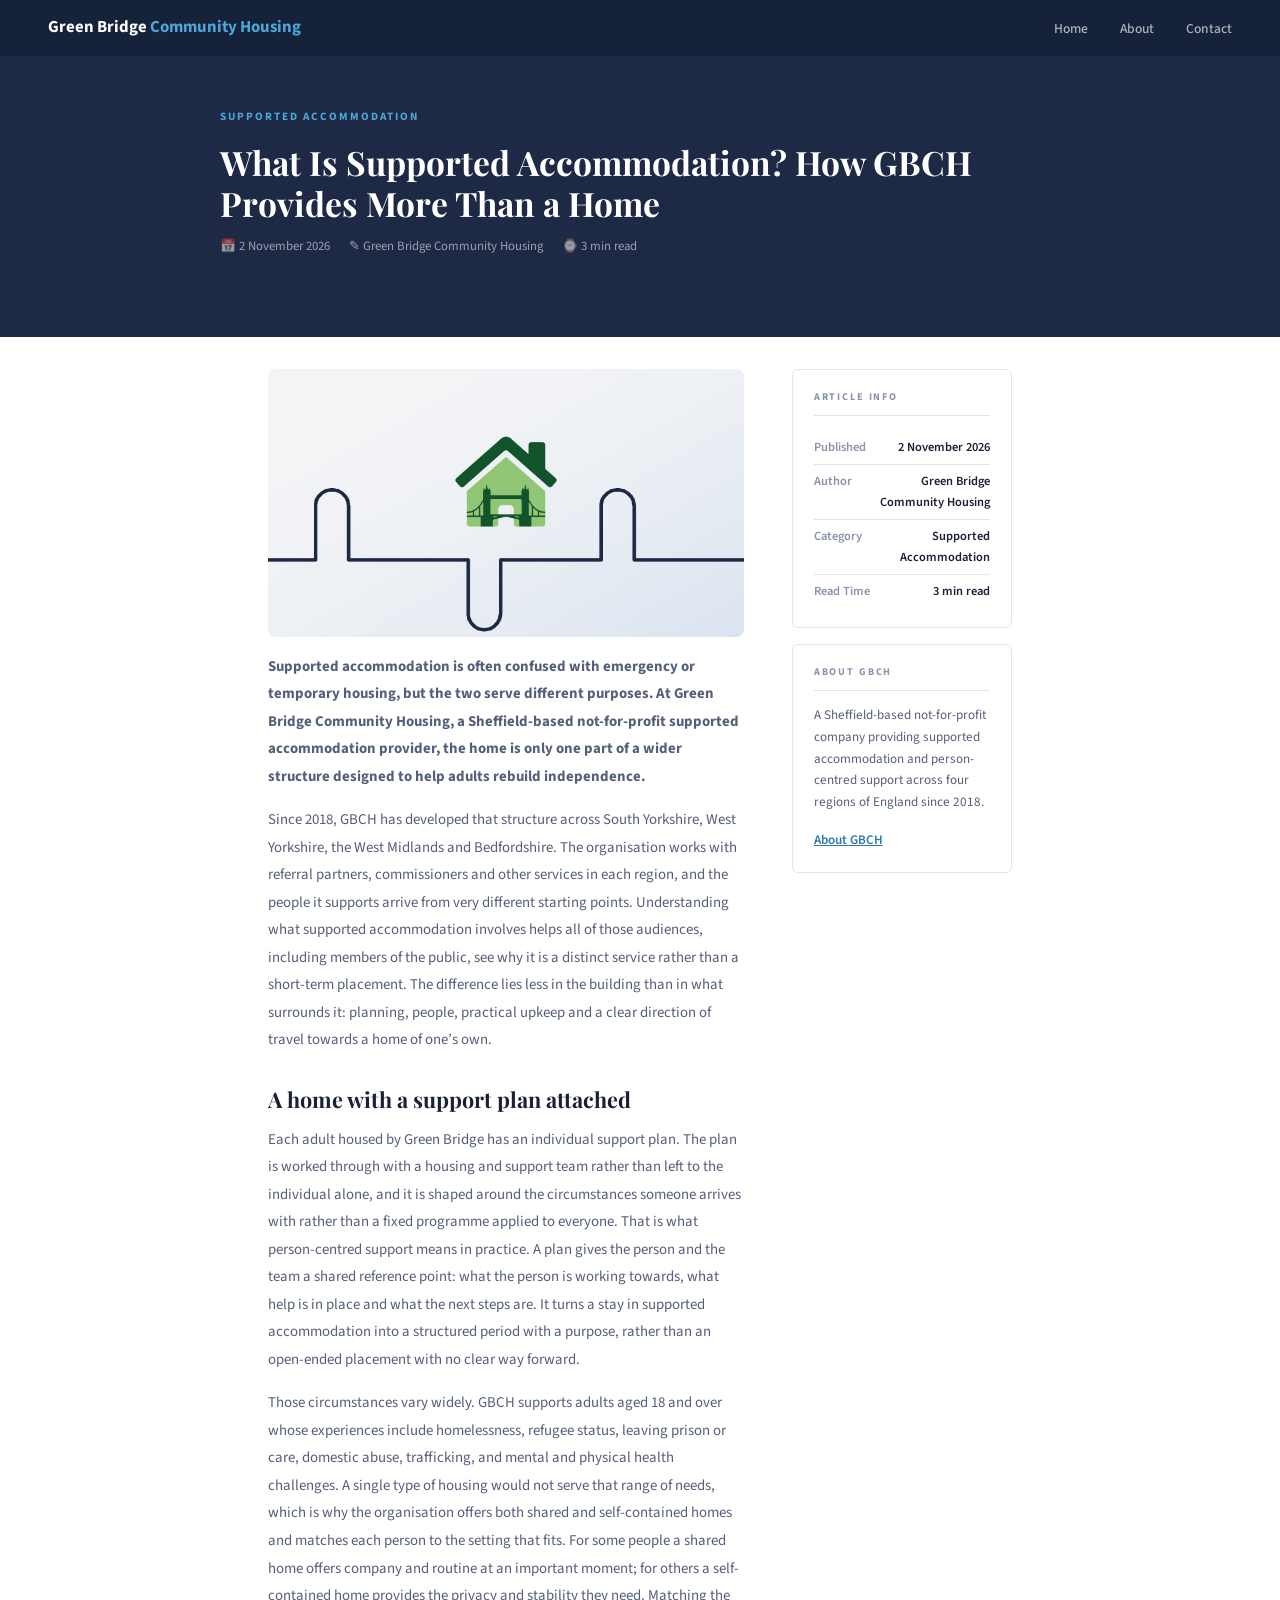
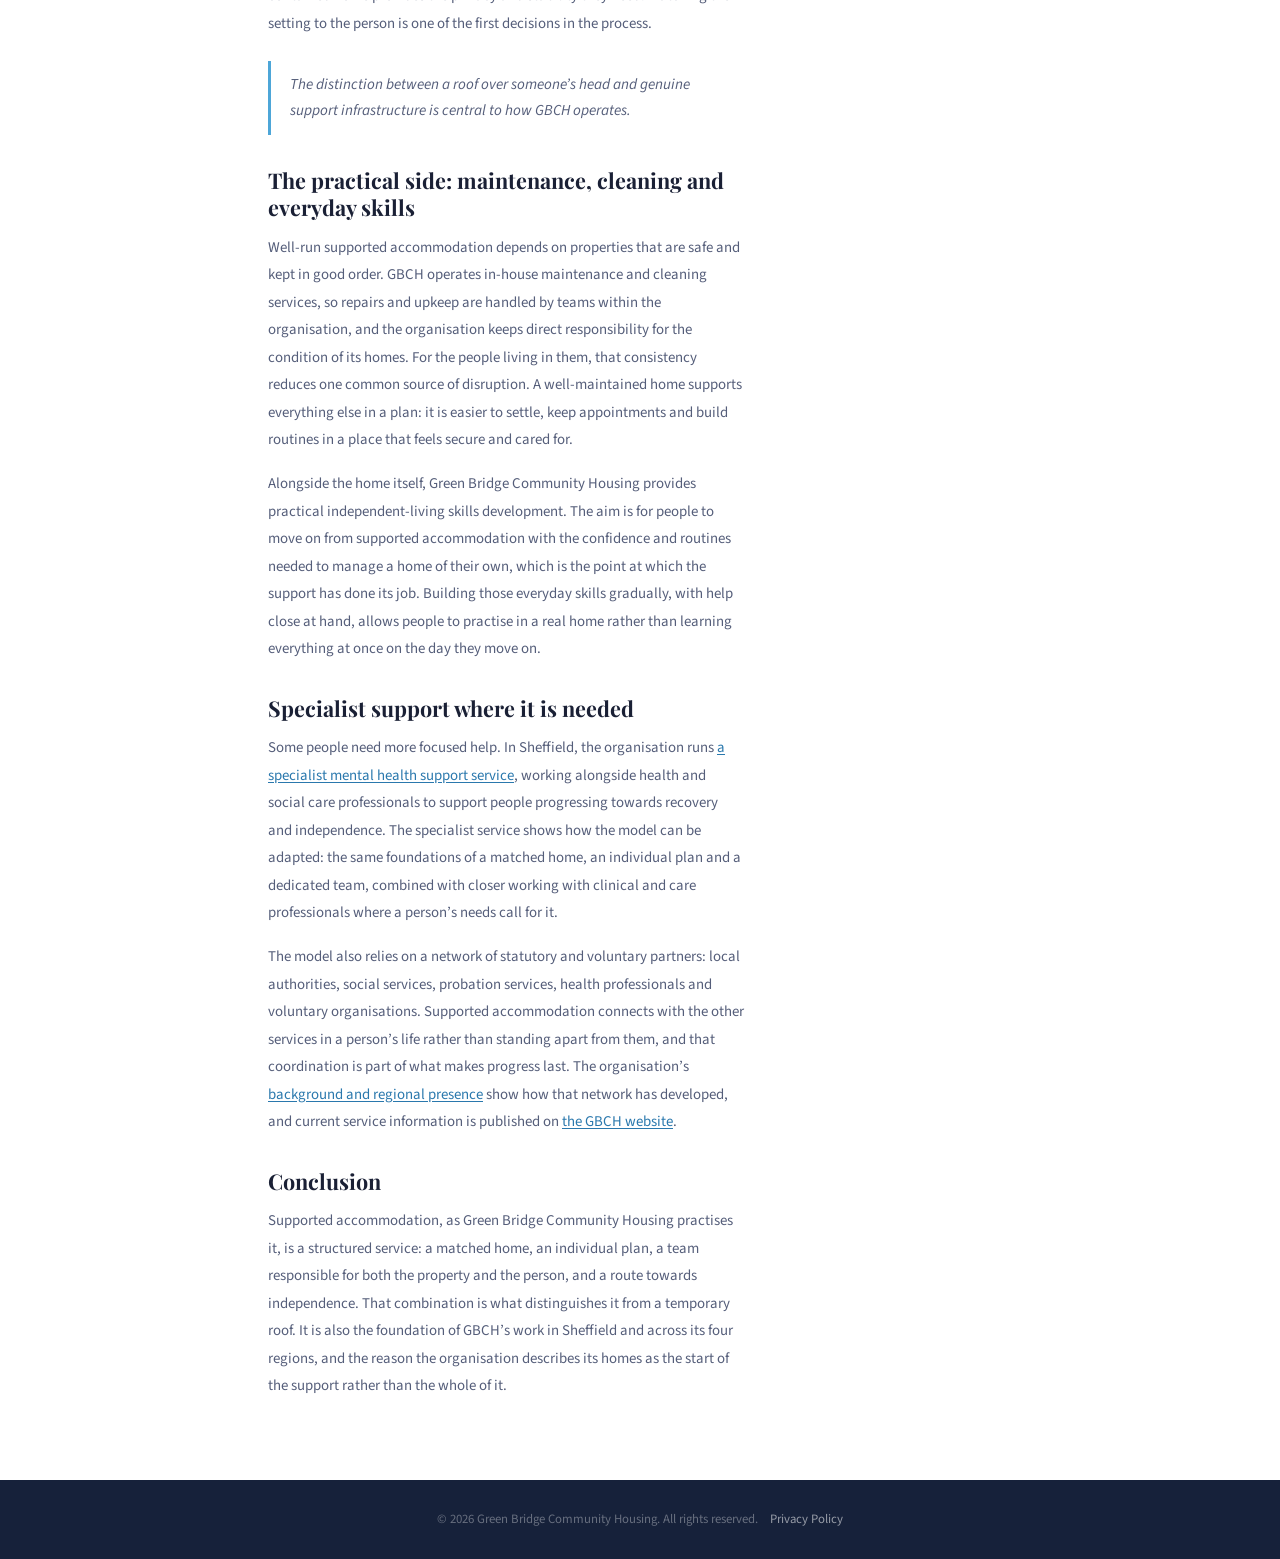
<file: what-is-supported-accommodation.html>
<!DOCTYPE html>
<html lang="en">
<head>
<meta charset="UTF-8"/>
<meta name="viewport" content="width=device-width,initial-scale=1.0"/>
<title>What Is Supported Accommodation? How GBCH Provides More Than a Home | Green Bridge Community Housing</title>
<meta name="description" content="What supported accommodation means and how Green Bridge Community Housing in Sheffield pairs safe homes with individual support plans and life skills."/>
<link rel="canonical" href="https://greenbridgehousing.netlify.app/what-is-supported-accommodation.html"/>

<!-- Open Graph -->
<meta property="og:type" content="article"/>
<meta property="og:title" content="What Is Supported Accommodation? How GBCH Provides More Than a Home"/>
<meta property="og:description" content="What supported accommodation means and how Green Bridge Community Housing in Sheffield pairs safe homes with individual support plans and life skills."/>
<meta property="og:image" content="https://greenbridgehousing.netlify.app/images/article-1.jpg"/>
<meta property="og:url" content="https://greenbridgehousing.netlify.app/what-is-supported-accommodation.html"/>

<link href="https://fonts.googleapis.com/css2?family=Playfair+Display:wght@700&family=Source+Sans+3:wght@300;400;500;600&display=swap" rel="stylesheet"/>
<link rel="stylesheet" href="assets/style.css"/>
<script type="application/ld+json">
{
 "@context": "https://schema.org",
 "@graph": [
  {
   "@type": "Organization",
   "@id": "https://greenbridgehousing.netlify.app/#organization",
   "name": "Green Bridge Community Housing",
   "alternateName": "GBCH",
   "description": "Green Bridge Community Housing is a not-for-profit company providing supported accommodation and person-centred support for adults aged 18 and over. Founded in 2018 and headquartered in Sheffield, it operates across South Yorkshire, West Yorkshire, the West Midlands and Bedfordshire.",
   "url": "https://greenbridgehousing.netlify.app/",
   "logo": {
    "@type": "ImageObject",
    "url": "https://greenbridgehousing.netlify.app/images/logo.jpg"
   },
   "image": "https://greenbridgehousing.netlify.app/images/hero.jpg",
   "slogan": "Your bridge to a brighter future",
   "foundingDate": "2018",
   "address": {
    "@type": "PostalAddress",
    "addressLocality": "Sheffield",
    "addressRegion": "South Yorkshire",
    "addressCountry": "GB"
   },
   "areaServed": [
    {
     "@type": "AdministrativeArea",
     "name": "South Yorkshire"
    },
    {
     "@type": "AdministrativeArea",
     "name": "West Yorkshire"
    },
    {
     "@type": "AdministrativeArea",
     "name": "West Midlands"
    },
    {
     "@type": "AdministrativeArea",
     "name": "Bedfordshire"
    }
   ],
   "knowsAbout": [
    "Supported accommodation",
    "Person-centred support",
    "Mental health support",
    "Independent living skills"
   ],
   "employee": [
    {
     "@type": "Person",
     "name": "Isac Musa",
     "jobTitle": "Director"
    },
    {
     "@type": "Person",
     "name": "Rory Powell",
     "jobTitle": "Director"
    }
   ],
   "sameAs": [
    "https://greenbridgehousing.org/",
    "https://www.facebook.com/Greenbridgecommunityhousing/",
    "https://www.linkedin.com/company/green-bridge-community-housing/posts/",
    "https://www.instagram.com/greenbridgehousing/",
    "https://www.youtube.com/@GreenBridgeCommunityHousing"
   ]
  },
  {
   "@type": "WebSite",
   "@id": "https://greenbridgehousing.netlify.app/#website",
   "url": "https://greenbridgehousing.netlify.app/",
   "name": "Green Bridge Community Housing",
   "publisher": {
    "@id": "https://greenbridgehousing.netlify.app/#organization"
   },
   "inLanguage": "en-GB"
  },
  {
   "@type": "Article",
   "@id": "https://greenbridgehousing.netlify.app/what-is-supported-accommodation.html#article",
   "headline": "What Is Supported Accommodation? How GBCH Provides More Than a Home",
   "description": "What supported accommodation means and how Green Bridge Community Housing in Sheffield pairs safe homes with individual support plans and life skills.",
   "datePublished": "2026-11-02",
   "dateModified": "2026-11-02",
   "author": {
    "@id": "https://greenbridgehousing.netlify.app/#organization"
   },
   "publisher": {
    "@id": "https://greenbridgehousing.netlify.app/#organization"
   },
   "image": "https://greenbridgehousing.netlify.app/images/article-1.jpg",
   "mainEntityOfPage": {
    "@type": "WebPage",
    "@id": "https://greenbridgehousing.netlify.app/what-is-supported-accommodation.html"
   },
   "articleSection": "Supported Accommodation",
   "wordCount": 738,
   "inLanguage": "en-GB",
   "isPartOf": {
    "@id": "https://greenbridgehousing.netlify.app/#website"
   }
  }
 ]
}
</script>
</head>
<body>

<!-- ══ NAV ═══════════════════════════════════════════════════════ -->
<nav id="main-nav">
  <a class="nav-logo" href="/">Green Bridge<span> Community Housing</span></a>
  <ul class="nav-links">
    <li><a href="/">Home</a></li>
    <li><a href="about.html">About</a></li>
    <li><a href="contact.html">Contact</a></li>
  </ul>
</nav>

<!-- ══ ARTICLE HERO ══════════════════════════════════════════════ -->
<div class="art-hero">
  <div class="art-hero-inner">
    <p class="eyebrow" style="color:var(--blue)">Supported Accommodation</p>
    <h1 class="art-hero-title">What Is Supported Accommodation? How GBCH Provides More Than a Home</h1>
    <div class="art-meta">
      <div class="art-meta-item">&#128197; 2 November 2026</div>
      <div class="art-meta-item">&#9998; Green Bridge Community Housing</div>
      <div class="art-meta-item">&#8986; 3 min read</div>
    </div>
  </div>
</div>

<!-- ══ ARTICLE BODY ══════════════════════════════════════════════ -->
<div class="art-body">
  <article>
    <img class="art-hero-image" src="images/article-1.jpg" alt="Green Bridge Community Housing emblem on a light grey-blue background with a navy route line"/>

    <p class="art-p"><strong>Supported accommodation is often confused with emergency or temporary housing, but the two serve different purposes. At Green Bridge Community Housing, a Sheffield-based not-for-profit supported accommodation provider, the home is only one part of a wider structure designed to help adults rebuild independence.</strong></p>

    <p class="art-p">Since 2018, GBCH has developed that structure across South Yorkshire, West Yorkshire, the West Midlands and Bedfordshire. The organisation works with referral partners, commissioners and other services in each region, and the people it supports arrive from very different starting points. Understanding what supported accommodation involves helps all of those audiences, including members of the public, see why it is a distinct service rather than a short-term placement. The difference lies less in the building than in what surrounds it: planning, people, practical upkeep and a clear direction of travel towards a home of one’s own.</p>

    <h2 class="art-h2">A home with a support plan attached</h2>
    <p class="art-p">Each adult housed by Green Bridge has an individual support plan. The plan is worked through with a housing and support team rather than left to the individual alone, and it is shaped around the circumstances someone arrives with rather than a fixed programme applied to everyone. That is what person-centred support means in practice. A plan gives the person and the team a shared reference point: what the person is working towards, what help is in place and what the next steps are. It turns a stay in supported accommodation into a structured period with a purpose, rather than an open-ended placement with no clear way forward.</p>
    <p class="art-p">Those circumstances vary widely. GBCH supports adults aged 18 and over whose experiences include homelessness, refugee status, leaving prison or care, domestic abuse, trafficking, and mental and physical health challenges. A single type of housing would not serve that range of needs, which is why the organisation offers both shared and self-contained homes and matches each person to the setting that fits. For some people a shared home offers company and routine at an important moment; for others a self-contained home provides the privacy and stability they need. Matching the setting to the person is one of the first decisions in the process.</p>

    <div class="art-quote">The distinction between a roof over someone’s head and genuine support infrastructure is central to how GBCH operates.</div>

    <h2 class="art-h2">The practical side: maintenance, cleaning and everyday skills</h2>
    <p class="art-p">Well-run supported accommodation depends on properties that are safe and kept in good order. GBCH operates in-house maintenance and cleaning services, so repairs and upkeep are handled by teams within the organisation, and the organisation keeps direct responsibility for the condition of its homes. For the people living in them, that consistency reduces one common source of disruption. A well-maintained home supports everything else in a plan: it is easier to settle, keep appointments and build routines in a place that feels secure and cared for.</p>
    <p class="art-p">Alongside the home itself, Green Bridge Community Housing provides practical independent-living skills development. The aim is for people to move on from supported accommodation with the confidence and routines needed to manage a home of their own, which is the point at which the support has done its job. Building those everyday skills gradually, with help close at hand, allows people to practise in a real home rather than learning everything at once on the day they move on.</p>

    <h2 class="art-h2">Specialist support where it is needed</h2>
    <p class="art-p">Some people need more focused help. In Sheffield, the organisation runs <a href="mental-health-support-sheffield.html">a specialist mental health support service</a>, working alongside health and social care professionals to support people progressing towards recovery and independence. The specialist service shows how the model can be adapted: the same foundations of a matched home, an individual plan and a dedicated team, combined with closer working with clinical and care professionals where a person’s needs call for it.</p>
    <p class="art-p">The model also relies on a network of statutory and voluntary partners: local authorities, social services, probation services, health professionals and voluntary organisations. Supported accommodation connects with the other services in a person’s life rather than standing apart from them, and that coordination is part of what makes progress last. The organisation’s <a href="about.html">background and regional presence</a> show how that network has developed, and current service information is published on <a href="https://greenbridgehousing.org/" target="_blank" rel="noopener">the GBCH website</a>.</p>

    <h2 class="art-h2">Conclusion</h2>
    <p class="art-p">Supported accommodation, as Green Bridge Community Housing practises it, is a structured service: a matched home, an individual plan, a team responsible for both the property and the person, and a route towards independence. That combination is what distinguishes it from a temporary roof. It is also the foundation of GBCH’s work in Sheffield and across its four regions, and the reason the organisation describes its homes as the start of the support rather than the whole of it.</p>
  </article>

  <aside class="art-sidebar-box">
    <div class="art-sb-box">
      <span class="art-sb-label">Article Info</span>
      <div class="art-sb-row"><span>Published</span><span>2 November 2026</span></div>
      <div class="art-sb-row"><span>Author</span><span>Green Bridge Community Housing</span></div>
      <div class="art-sb-row"><span>Category</span><span>Supported Accommodation</span></div>
      <div class="art-sb-row"><span>Read Time</span><span>3 min read</span></div>
    </div>

    <div class="art-sb-box">
      <span class="art-sb-label">About GBCH</span>
      <p style="font-size:.82rem;color:var(--tm);line-height:1.65;margin-bottom:.8rem">A Sheffield-based not-for-profit company providing supported accommodation and person-centred support across four regions of England since 2018.</p>
      <a href="about.html" style="font-size:.82rem;font-weight:600;color:var(--ink-accent);text-decoration:underline">About GBCH</a>
    </div>
  </aside>
</div>

<footer>
  <p>&copy; 2026 Green Bridge Community Housing. All rights reserved. &nbsp;&nbsp; <a href="privacy.html">Privacy Policy</a></p>
</footer>
</body>
</html>
</file>
<file: assets/style.css>
*,*::before,*::after{box-sizing:border-box;margin:0;padding:0}
:root{
  --navy:#1e2a45;--navy-deep:#16213a;--navy-mid:#253050;
  --blue:#4da6d8;--white:#fff;--off:#f4f5f7;--border:#e2e5ec;
  --td:#1a2035;--tm:#555e7a;--tl:#8892aa;
  --fh:'Playfair Display',Georgia,serif;--fb:'Source Sans 3',sans-serif;
}
html{scroll-behavior:smooth}
body{font-family:var(--fb);color:var(--td);background:var(--white);line-height:1.65;overflow-x:hidden}
/* NAV */
nav{position:sticky;top:0;z-index:200;display:flex;align-items:center;justify-content:space-between;padding:0 3rem;height:56px;background:var(--navy-deep)}
.nav-logo{font-family:var(--fb);font-size:1.05rem;font-weight:700;text-decoration:none;color:#fff;cursor:pointer}
.nav-logo span{color:var(--blue)}
.nav-links{display:flex;gap:2rem;list-style:none}
.nav-links a{font-size:.85rem;font-weight:500;color:rgba(255,255,255,.65);text-decoration:none;transition:color .2s;cursor:pointer}
.nav-links a:hover,.nav-links a.active{color:#fff}
.nav-has-drop{position:relative}
.nav-drop-toggle{display:flex;align-items:center;gap:.3rem;cursor:pointer;font-size:.85rem;font-weight:500;color:rgba(255,255,255,.65);transition:color .2s;text-decoration:none}
.nav-drop-toggle:hover{color:#fff}
.nav-chevron{font-size:.7rem;transition:transform .2s;display:inline-block}
.nav-dropdown{display:none;position:absolute;top:calc(100% + 10px);left:50%;transform:translateX(-50%);background:var(--navy-deep);border:1px solid rgba(255,255,255,.1);border-radius:8px;min-width:200px;padding:.4rem 0;box-shadow:0 12px 32px rgba(0,0,0,.4);list-style:none;z-index:300}
.nav-has-drop:hover .nav-dropdown{display:block}
.nav-dropdown li a{display:block;padding:.52rem 1.1rem;font-size:.8rem;color:rgba(255,255,255,.7);text-decoration:none;transition:all .15s;white-space:nowrap}
.nav-dropdown li a:hover{color:#fff;background:rgba(255,255,255,.06)}
/* FOOTER */
footer{background:var(--navy-deep);padding:1.8rem 3rem;text-align:center}
footer p{font-size:.8rem;color:rgba(255,255,255,.35)}
footer a{color:rgba(255,255,255,.55);text-decoration:none}
footer a:hover{color:#fff}
/* SHARED */
.eyebrow{font-size:.7rem;font-weight:700;letter-spacing:.18em;text-transform:uppercase;color:var(--blue);margin-bottom:.6rem}
.sec-title{font-family:var(--fh);font-size:1.9rem;font-weight:700;color:var(--td);line-height:1.2;margin-bottom:1.4rem}
/* HERO */
.h-hero{background:var(--navy);padding:60px 3rem 70px}
.h-inner{max-width:900px;margin:0 auto;display:flex;align-items:flex-start;gap:3.5rem}
.h-photo{flex-shrink:0;width:160px;height:160px;border-radius:50%;border:4px solid var(--blue);overflow:hidden;background:var(--navy-mid)}
.h-photo img{width:100%;height:100%;object-fit:cover;object-position:center 20%;display:block}
.h-name{font-family:var(--fh);font-size:2.3rem;font-weight:700;color:#fff;line-height:1.1;margin-bottom:.3rem}
.h-role{font-size:.95rem;font-weight:600;color:var(--blue);margin-bottom:1rem}
.h-desc{font-size:.97rem;color:rgba(255,255,255,.72);line-height:1.75;max-width:480px;margin-bottom:1.1rem}
.h-loc{display:flex;align-items:center;gap:.4rem;font-size:.83rem;color:rgba(255,255,255,.45)}
/* HOME ABOUT */
.h-about{background:var(--off);padding:70px 3rem}
.ha-inner{max-width:900px;margin:0 auto;display:grid;grid-template-columns:1fr 260px;gap:3.5rem;align-items:start}
.ha-text p{font-size:.95rem;color:var(--tm);line-height:1.8;margin-bottom:1rem}
.ha-link{display:inline-block;font-size:.88rem;font-weight:600;color:var(--blue);text-decoration:none;margin-top:.6rem;cursor:pointer}
.ha-photo{width:100%;aspect-ratio:3/4;object-fit:cover;object-position:center 25%;border-radius:8px;display:block}
/* ACCORDION */
.acc-section{padding:0 3rem 50px}
.acc-wrap{max-width:900px;margin:0 auto;display:flex;flex-direction:column;gap:.75rem}
.acc-btn{width:100%;display:flex;align-items:center;justify-content:space-between;padding:1rem 2rem;background:var(--navy-deep);color:#fff;font-family:var(--fb);font-size:.92rem;font-weight:600;border:none;border-radius:6px;cursor:pointer;transition:background .2s}
.acc-btn:hover{background:var(--navy-mid)}
.chevron{display:inline-block;transition:transform .3s}
.acc-btn.open .chevron{transform:rotate(180deg)}
.acc-body{display:none;background:var(--white);border:1px solid var(--border);border-radius:6px;padding:1.5rem 2rem}
.acc-body.open{display:block}
.social-media-list{display:flex;justify-content:center;gap:12px;flex-wrap:wrap;padding:.25rem 0}
.social-media-list a img{width:30px;height:30px;transition:transform .3s}
.social-media-list a:hover img{transform:scale(1.2)}
/* PRESS CARDS */
.h-press{background:#fff;padding:70px 3rem}
.pi{max-width:900px;margin:0 auto}
.pi .sec-title{margin-bottom:2rem}
.cards{display:grid;grid-template-columns:repeat(3,1fr);gap:1.2rem}
.card{border:1px solid var(--border);border-radius:6px;overflow:hidden;text-decoration:none;background:var(--white);display:flex;flex-direction:column;transition:box-shadow .2s,transform .2s}
.card:hover{box-shadow:0 10px 30px rgba(26,35,64,.12);transform:translateY(-3px)}
.ct{background:var(--navy);padding:1.4rem;display:flex;flex-direction:column;align-items:center;justify-content:center;text-align:center;min-height:110px}
.ct-cat{font-size:.65rem;font-weight:700;letter-spacing:.16em;text-transform:uppercase;color:rgba(255,255,255,.5);margin-bottom:.5rem}
.ct-ttl{font-family:var(--fh);font-size:1.02rem;font-weight:600;color:#fff;line-height:1.3}
.cb{padding:1.1rem 1.2rem;flex:1}
.cb-pub{font-size:.66rem;font-weight:700;letter-spacing:.12em;text-transform:uppercase;color:var(--blue);margin-bottom:.5rem}
.cb-hl{font-size:.92rem;font-weight:600;color:var(--td);line-height:1.4;margin-bottom:.5rem}
.cb-yr{font-size:.78rem;color:var(--tl)}
/* HOME CONTACT */
.h-contact{background:var(--off);padding:70px 3rem}
.hc-inner{max-width:900px;margin:0 auto;display:grid;grid-template-columns:1fr 1fr;gap:5rem;align-items:start}
.hc-title{font-family:var(--fh);font-size:1.6rem;font-weight:700;color:var(--td);margin-bottom:.6rem}
.hcp p{font-size:.9rem;color:var(--tm);line-height:1.7;margin-bottom:1.6rem}
.fl-lbl{font-size:.68rem;font-weight:700;letter-spacing:.18em;text-transform:uppercase;color:var(--tl);margin-bottom:.8rem}
.aside-soc{display:flex;gap:.5rem;flex-wrap:wrap}
.asoc{min-width:38px;height:38px;padding:0 .6rem;border:1.5px solid var(--border);border-radius:4px;display:flex;align-items:center;justify-content:center;font-size:.72rem;font-weight:700;color:var(--td);text-decoration:none;transition:all .18s}
.asoc:hover{background:var(--navy);color:#fff;border-color:var(--navy)}
/* FORMS */
.cf{display:flex;flex-direction:column;gap:1.1rem}
.cf label{font-size:.82rem;font-weight:600;color:var(--td);display:block;margin-bottom:.3rem}
.cf input,.cf textarea{width:100%;padding:.7rem .9rem;border:1px solid var(--border);border-radius:4px;font-family:var(--fb);font-size:.9rem;color:var(--td);background:var(--white);outline:none;transition:border-color .2s;resize:vertical}
.cf input:focus,.cf textarea:focus{border-color:var(--navy)}
.cf textarea{min-height:110px}
.btn-sm{align-self:flex-start;padding:.75rem 1.8rem;background:var(--navy-deep);color:#fff;font-family:var(--fb);font-size:.88rem;font-weight:600;border:none;border-radius:4px;cursor:pointer}
.btn-sm:hover{background:var(--blue)}
/* PAGE HERO */
.pg-hero{background:var(--navy);padding:52px 3rem 110px;text-align:center}
.pg-hero h1{font-family:var(--fh);font-size:2.3rem;font-weight:700;color:#fff;line-height:1.15;margin-bottom:.8rem;margin-top:1.2rem}
.pg-sub{font-size:.97rem;color:rgba(255,255,255,.65);max-width:500px;margin:0 auto;line-height:1.65}
/* ABOUT PAGE */
.pc-wrap{background:var(--off);padding:0 3rem}
.pc{max-width:840px;margin:0 auto;background:var(--white);border:1px solid var(--border);border-radius:8px;padding:1.8rem 2rem;display:flex;align-items:center;gap:2rem;transform:translateY(-32px);box-shadow:0 4px 20px rgba(26,35,64,.08)}
.pc-ph{width:80px;height:80px;border-radius:50%;border:3px solid var(--blue);overflow:hidden;flex-shrink:0}
.pc-ph img{width:100%;height:100%;object-fit:cover;object-position:center 20%}
.pc-nm{font-family:var(--fh);font-size:1.35rem;font-weight:700;color:var(--td);margin-bottom:.2rem}
.pc-rl{font-size:.88rem;font-weight:600;color:var(--blue);margin-bottom:.35rem}
.pc-lc{display:flex;align-items:center;gap:.3rem;font-size:.8rem;color:var(--tl)}
.am-wrap{padding:0 3rem 60px;margin-top:-16px}
.am-inner{max-width:840px;margin:0 auto;display:grid;grid-template-columns:1fr 220px;gap:3rem;align-items:start}
.csec{margin-bottom:3rem}
.cey{font-size:.68rem;font-weight:700;letter-spacing:.18em;text-transform:uppercase;color:var(--blue);margin-bottom:.5rem}
.csec h2{font-family:var(--fh);font-size:1.45rem;font-weight:700;color:var(--td);line-height:1.25;margin-bottom:1rem}
.csec p{font-size:.92rem;color:var(--tm);line-height:1.82;margin-bottom:.9rem}
.sidebar-facts{position:sticky;top:80px}
.sb-box{background:var(--white);border:1px solid var(--border);border-radius:6px;padding:1.3rem 1.4rem;margin-bottom:1.3rem}
.sb-title{font-size:.66rem;font-weight:700;letter-spacing:.18em;text-transform:uppercase;color:var(--tl);margin-bottom:1rem;padding-bottom:.6rem;border-bottom:1px solid var(--border)}
.fr{display:flex;justify-content:space-between;align-items:baseline;padding:.45rem 0;border-bottom:1px solid var(--border);gap:.8rem}
.fr:last-child{border-bottom:none}
.fl{font-size:.76rem;font-weight:600;color:var(--tl);white-space:nowrap}
.fv{font-size:.8rem;font-weight:600;color:var(--td);text-align:right;line-height:1.35}
.fw-lbl{font-size:.66rem;font-weight:700;letter-spacing:.18em;text-transform:uppercase;color:var(--tl);margin-bottom:.7rem}
.sb-soc{display:flex;gap:.5rem;flex-wrap:wrap}
.ssoc{min-width:34px;height:34px;padding:0 .5rem;border:1.5px solid var(--border);border-radius:4px;display:flex;align-items:center;justify-content:center;font-size:.7rem;font-weight:700;color:var(--td);text-decoration:none;transition:all .18s}
.ssoc:hover{background:var(--navy);color:#fff;border-color:var(--navy)}
/* CONTACT PAGE */
.cp-hero{background:var(--navy);padding:52px 3rem 110px;text-align:center}
.cc-wrap{padding:0 3rem;margin-top:-72px;position:relative;z-index:10}
.cc{max-width:760px;margin:0 auto;display:grid;grid-template-columns:1fr 1fr;border-radius:10px;overflow:hidden;box-shadow:0 12px 48px rgba(26,35,64,.18)}
.fp{background:var(--white);padding:2.4rem}
.fp h2{font-family:var(--fh);font-size:1.35rem;font-weight:700;color:var(--td);margin-bottom:.3rem}
.fp-sub{font-size:.85rem;color:var(--tl);margin-bottom:1.5rem}
.cf2{display:flex;flex-direction:column;gap:.9rem}
.cf2 label{font-size:.8rem;font-weight:600;color:var(--td);display:block;margin-bottom:.25rem}
.cf2 input,.cf2 textarea{width:100%;padding:.65rem .85rem;border:1px solid var(--border);border-radius:4px;font-family:var(--fb);font-size:.88rem;color:var(--td);outline:none;transition:border-color .2s;resize:vertical}
.cf2 input:focus,.cf2 textarea:focus{border-color:var(--navy)}
.cf2 textarea{min-height:100px}
.btn-cf2{padding:.75rem 1.6rem;background:var(--navy-deep);color:#fff;font-family:var(--fb);font-size:.88rem;font-weight:600;border:none;border-radius:4px;cursor:pointer;margin-top:.4rem}
.btn-cf2:hover{background:var(--blue)}
.ci{background:var(--navy);padding:2.4rem;display:flex;flex-direction:column;gap:1.5rem}
.ci-title{font-family:var(--fh);font-size:1.5rem;font-weight:700;color:#fff}
.ci-lbl{font-size:.66rem;font-weight:700;letter-spacing:.18em;text-transform:uppercase;color:rgba(255,255,255,.45);margin-bottom:.5rem}
.ci-val{font-size:.9rem;color:rgba(255,255,255,.85);text-decoration:none}
a.ci-val:hover{color:#fff}
.ci-soc{display:flex;gap:.5rem;flex-wrap:wrap}
.cisoc{min-width:34px;height:34px;padding:0 .5rem;border:1.5px solid rgba(255,255,255,.2);border-radius:4px;display:flex;align-items:center;justify-content:center;font-size:.7rem;font-weight:700;color:rgba(255,255,255,.7);text-decoration:none;transition:all .18s}
.cisoc:hover{background:rgba(255,255,255,.12);color:#fff}
/* ARTICLE PAGE */
.art-hero{background:var(--navy);padding:52px 3rem 80px}
.art-hero-inner{max-width:840px;margin:0 auto}
.art-hero-title{font-family:var(--fh);font-size:2.1rem;font-weight:700;color:#fff;line-height:1.2;margin:1rem 0 .8rem}
.art-meta{display:flex;align-items:center;gap:1.2rem;flex-wrap:wrap}
.art-meta-item{display:flex;align-items:center;gap:.35rem;font-size:.8rem;color:rgba(255,255,255,.55)}
.art-body{max-width:840px;margin:2rem auto 4rem;padding:0 3rem;display:grid;grid-template-columns:1fr 220px;gap:3rem;align-items:start}
.art-h2{font-family:var(--fh);font-size:1.35rem;font-weight:700;color:var(--td);margin:2rem 0 .8rem;line-height:1.25}
.art-p{font-size:.93rem;color:var(--tm);line-height:1.85;margin-bottom:1rem}
.art-p a{color:var(--blue);text-decoration:underline}
.art-quote{border-left:3px solid var(--blue);padding:.7rem 1.2rem;margin:1.5rem 0;font-style:italic;color:var(--tm);font-size:.95rem;line-height:1.7}
.art-hero-image{width:100%;max-height:420px;object-fit:cover;object-position:center 20%;border-radius:8px;margin-bottom:1rem;display:block}
.art-sidebar-box{position:sticky;top:80px}
.art-sb-box{background:var(--white);border:1px solid var(--border);border-radius:6px;padding:1.2rem 1.3rem;margin-bottom:1rem}
.art-sb-label{font-size:.64rem;font-weight:700;letter-spacing:.18em;text-transform:uppercase;color:var(--tl);margin-bottom:.9rem;padding-bottom:.55rem;border-bottom:1px solid var(--border);display:block}
.art-sb-row{display:flex;justify-content:space-between;align-items:baseline;padding:.4rem 0;border-bottom:1px solid var(--border);font-size:.78rem;gap:.8rem}
.art-sb-row:last-child{border-bottom:none}
.art-sb-row span:first-child{color:var(--tl);font-weight:600}
.art-sb-row span:last-child{color:var(--td);font-weight:600;text-align:right}
.card-article .ct-img{height:280px;overflow:hidden;background:var(--navy)}
.card-article .ct-img img{width:100%;height:100%;object-fit:cover;object-position:center 25%;display:block;transition:transform .3s}
.card-article:hover .ct-img img{transform:scale(1.05)}
/* PRIVACY / LEGAL PAGE */
.legal-wrap{max-width:840px;margin:0 auto;padding:3rem}
.legal-wrap h2{font-family:var(--fh);font-size:1.35rem;font-weight:700;color:var(--td);margin:2rem 0 .8rem;line-height:1.25}
.legal-wrap h2:first-child{margin-top:0}
.legal-wrap p{font-size:.93rem;color:var(--tm);line-height:1.85;margin-bottom:1rem}
.legal-wrap ul{margin:0 0 1rem 1.4rem}
.legal-wrap ul li{font-size:.93rem;color:var(--tm);line-height:1.85;margin-bottom:.4rem}
.legal-meta{font-size:.8rem;color:var(--tl);margin-bottom:1.5rem}
/* INLINE LINKS in generated content */
.ha-text p a,.csec p a,.art-p a,.h-desc a,.pg-sub a,.fp-sub a{color:var(--blue);text-decoration:underline;text-underline-offset:2px}
.ha-text p a:hover,.csec p a:hover,.h-desc a:hover,.pg-sub a:hover{opacity:.8}
.ha-text p strong,.csec p strong,.art-p strong,.h-desc strong,.pg-sub strong{font-weight:700;color:inherit}
@media(max-width:820px){
  nav{padding:0 1.2rem}
  .h-hero,.h-about,.h-press,.h-contact,.acc-section,.pg-hero,.pc-wrap,.am-wrap,.cc-wrap,.cp-hero,.legal-wrap{padding-left:1.2rem;padding-right:1.2rem}
  .h-inner{flex-direction:column;align-items:center;text-align:center}
  .h-desc{margin:0 auto 1rem}.h-loc{justify-content:center}
  .ha-inner,.hc-inner,.am-inner{grid-template-columns:1fr}
  .sidebar-facts{position:static}
  .pc{flex-direction:column;text-align:center}.pc-lc{justify-content:center}
  .cc{grid-template-columns:1fr}
  .cards{grid-template-columns:1fr}
  .art-body{grid-template-columns:1fr}.art-sidebar-box{position:static}
  .art-hero{padding:40px 1.2rem 60px}.art-hero-title{font-size:1.7rem}
}
/* ═══ Build additions (functional only; template theme unchanged) ═══ */
:root{--ink-accent:#2a78ad}  /* darker template blue for links in body text, for readability on white */
.ha-text p a,.csec p a,.art-p a,.fp-sub a{color:var(--ink-accent)}
.ha-link{color:var(--ink-accent)}
:focus-visible{outline:3px solid var(--blue);outline-offset:3px}
.hp-field{position:absolute;left:-9999px;width:1px;height:1px;overflow:hidden}
.fv{white-space:normal}
@media (prefers-reduced-motion:reduce){*{transition:none!important;scroll-behavior:auto!important}}
</file>
